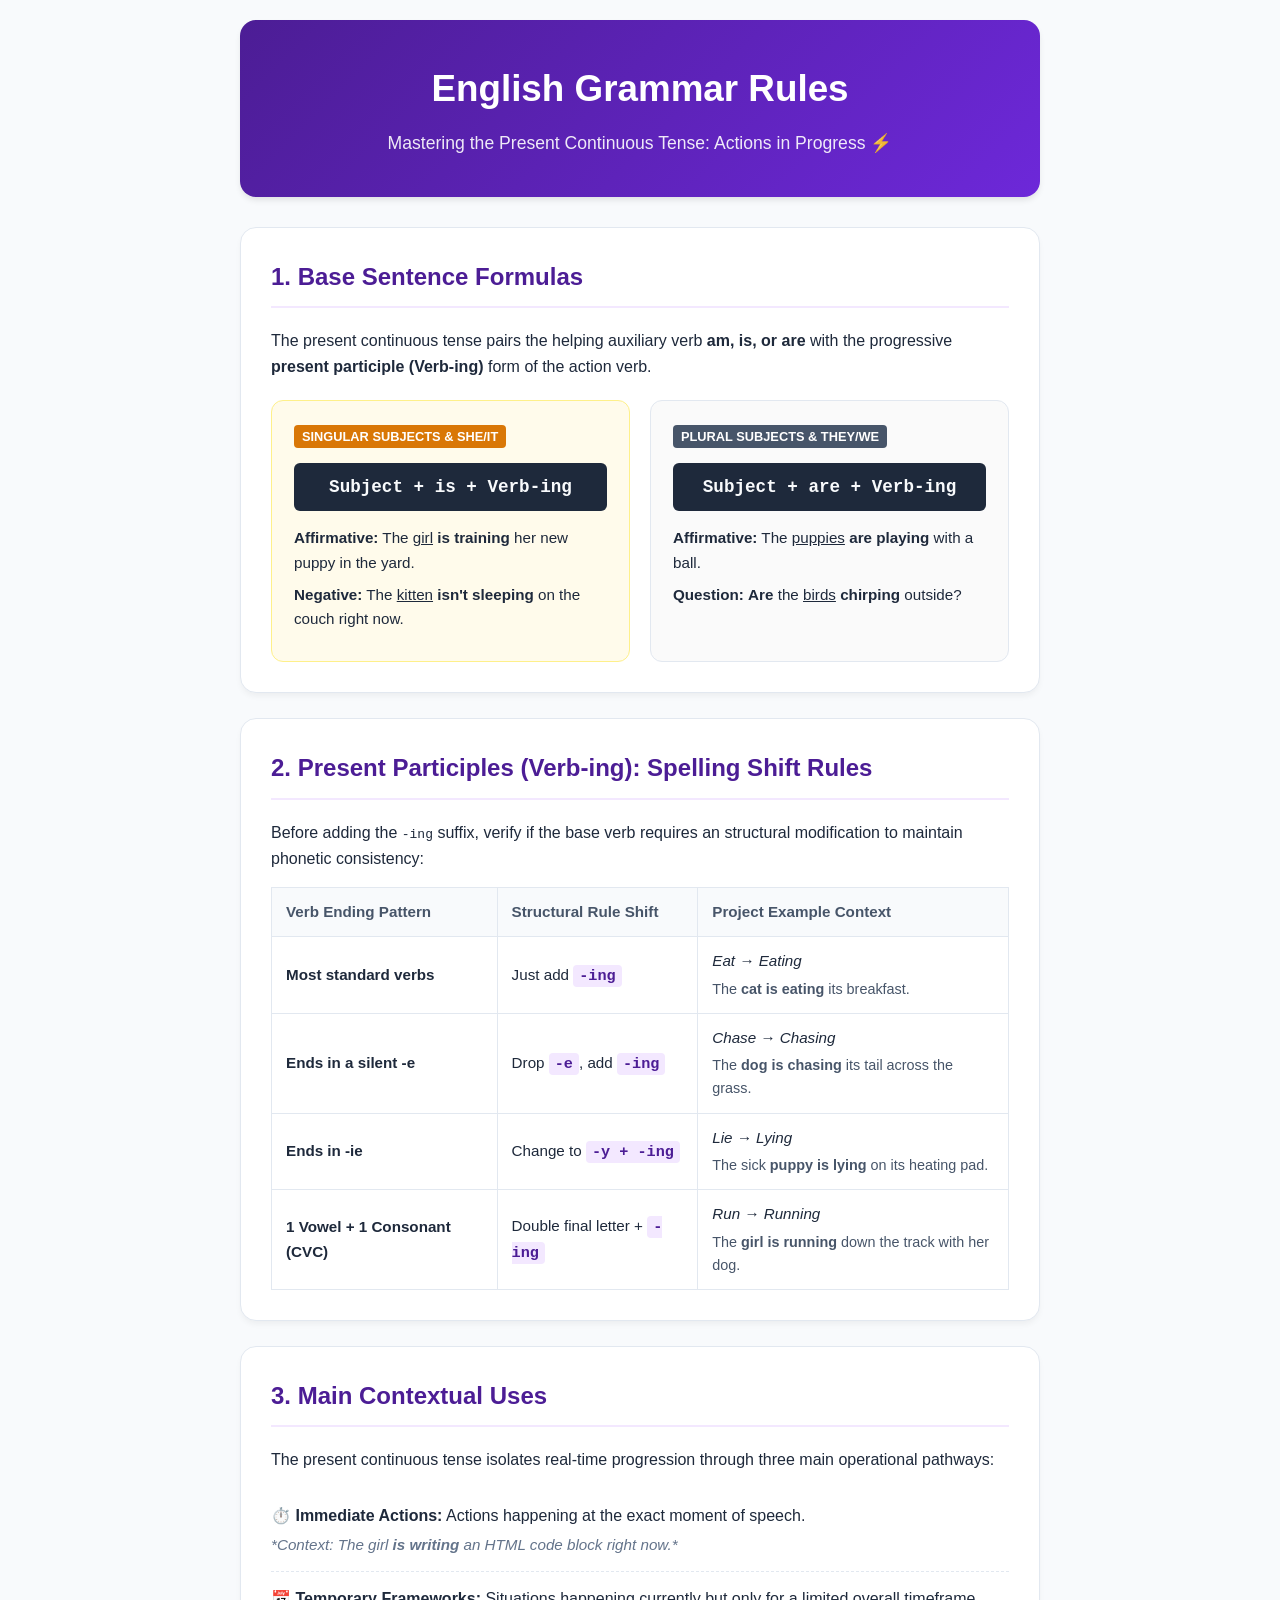
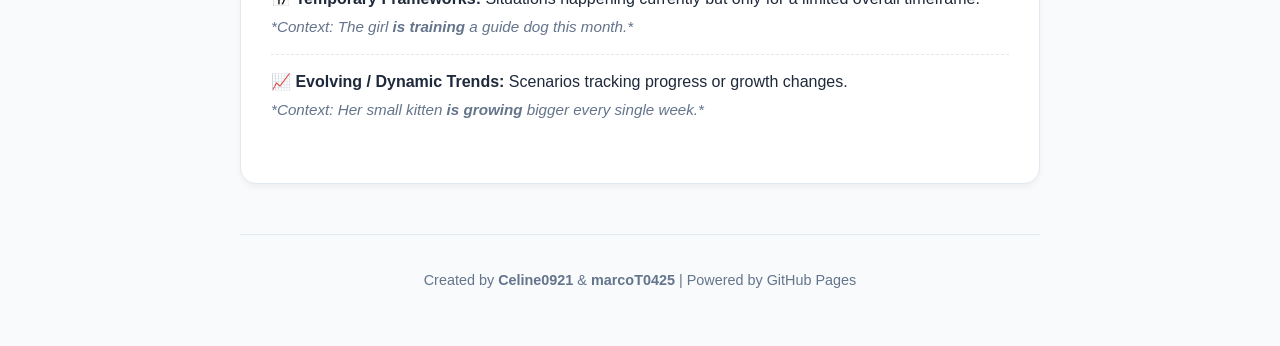
<file: Past continuous tense/index.html>
<!DOCTYPE html>
<html lang="en">
<head>
    <meta charset="UTF-8">
    <meta name="viewport" content="width=device-width, initial-scale=1.0">
    <title>English Grammar Guide: Present Continuous Tense</title>
    <link rel="stylesheet" href="style.css">
</head>
<body class="theme-grammar-page">

<div class="container">

    <header class="theme-purple">
        <h1>English Grammar Rules</h1>
        <p class="subtitle">Mastering the Present Continuous Tense: Actions in Progress ⚡</p>
    </header>

    <div class="card">
        <h2>1. Base Sentence Formulas</h2>
        <p>The present continuous tense pairs the helping auxiliary verb <strong>am, is, or are</strong> with the progressive <strong>present participle (Verb-ing)</strong> form of the action verb.</p>
        
        <div class="split-layout">
            <div class="split-column formula-container highlighted-column">
                <span class="formula-badge badge-singular">Singular Subjects & She/It</span>
                <div class="syntax-box">Subject + is + Verb-ing</div>
                <p class="example-text"><strong>Affirmative:</strong> The <u>girl</u> <strong>is training</strong> her new puppy in the yard.</p>
                <p class="example-text"><strong>Negative:</strong> The <u>kitten</u> <strong>isn't sleeping</strong> on the couch right now.</p>
            </div>
            
            <div class="split-column formula-container">
                <span class="formula-badge badge-plural">Plural Subjects & They/We</span>
                <div class="syntax-box">Subject + are + Verb-ing</div>
                <p class="example-text"><strong>Affirmative:</strong> The <u>puppies</u> <strong>are playing</strong> with a ball.</p>
                <p class="example-text"><strong>Question:</strong> <strong>Are</strong> the <u>birds</u> <strong>chirping</strong> outside?</p>
            </div>
        </div>
    </div>

    <div class="card">
        <h2>2. Present Participles (Verb-ing): Spelling Shift Rules</h2>
        <p>Before adding the <code>-ing</code> suffix, verify if the base verb requires an structural modification to maintain phonetic consistency:</p>
        
        <table>
            <thead>
                <tr>
                    <th>Verb Ending Pattern</th>
                    <th>Structural Rule Shift</th>
                    <th>Project Example Context</th>
                </tr>
            </thead>
            <tbody>
                <tr>
                    <td><strong>Most standard verbs</strong></td>
                    <td>Just add <span class="syntax-suffix">-ing</span></td>
                    <td><em>Eat &rarr; Eating</em><br><span class="table-example">The <strong>cat is eating</strong> its breakfast.</span></td>
                </tr>
                <tr>
                    <td><strong>Ends in a silent -e</strong></td>
                    <td>Drop <span class="syntax-suffix">-e</span>, add <span class="syntax-suffix">-ing</span></td>
                    <td><em>Chase &rarr; Chasing</em><br><span class="table-example">The <strong>dog is chasing</strong> its tail across the grass.</span></td>
                </tr>
                <tr>
                    <td><strong>Ends in -ie</strong></td>
                    <td>Change to <span class="syntax-suffix">-y + -ing</span></td>
                    <td><em>Lie &rarr; Lying</em><br><span class="table-example">The sick <strong>puppy is lying</strong> on its heating pad.</span></td>
                </tr>
                <tr>
                    <td><strong>1 Vowel + 1 Consonant (CVC)</strong></td>
                    <td>Double final letter + <span class="syntax-suffix">-ing</span></td>
                    <td><em>Run &rarr; Running</em><br><span class="table-example">The <strong>girl is running</strong> down the track with her dog.</span></td>
                </tr>
            </tbody>
        </table>
    </div>

    <div class="card">
        <h2>3. Main Contextual Uses</h2>
        <p>The present continuous tense isolates real-time progression through three main operational pathways:</p>
        
        <ul class="usage-block-list">
            <li>
                <strong>⏱️ Immediate Actions:</strong> 
                Actions happening at the exact moment of speech.
                <p class="context-example"><em>*Context: The girl <strong>is writing</strong> an HTML code block right now.*</em></p>
            </li>
            <li>
                <strong>📅 Temporary Frameworks:</strong> 
                Situations happening currently but only for a limited overall timeframe.
                <p class="context-example"><em>*Context: The girl <strong>is training</strong> a guide dog this month.*</em></p>
            </li>
            <li>
                <strong>📈 Evolving / Dynamic Trends:</strong> 
                Scenarios tracking progress or growth changes.
                <p class="context-example"><em>*Context: Her small kitten <strong>is growing</strong> bigger every single week.*</em></p>
            </li>
        </ul>
    </div>

    <footer>
        <p>Created by <strong>Celine0921</strong> & <strong>marcoT0425</strong> | Powered by GitHub Pages</p>
    </footer>

</div>

</body>
</html>
</file>
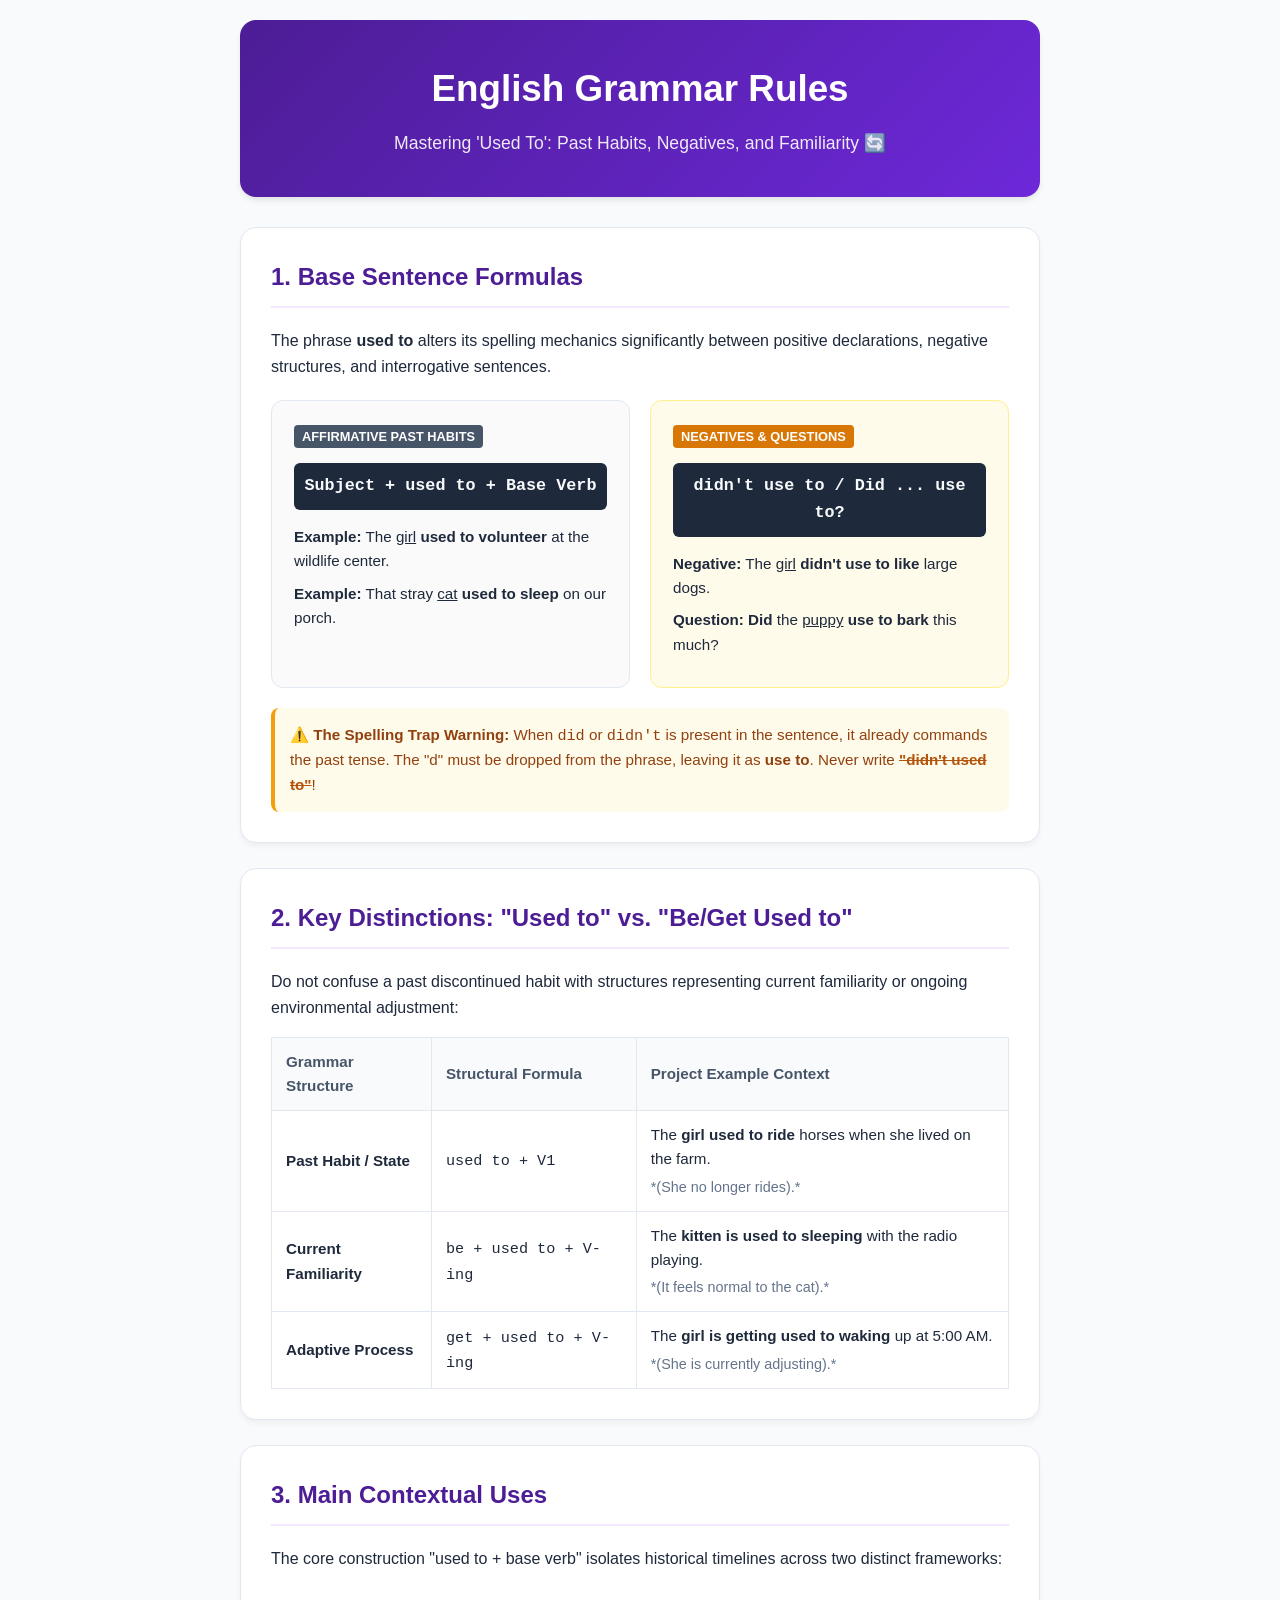
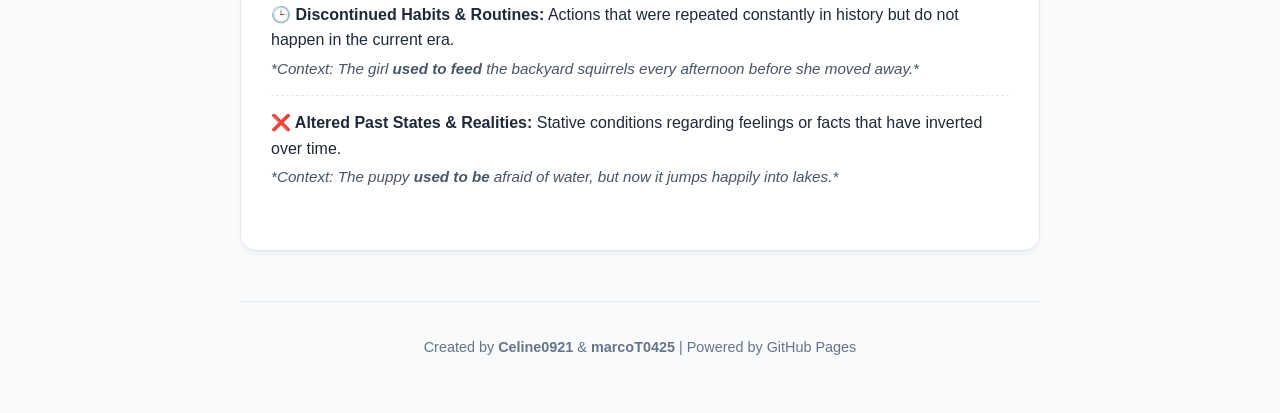
<file: The use of ‘used to’/index.html>
<!DOCTYPE html>
<html lang="en">
<head>
    <meta charset="UTF-8">
    <meta name="viewport" content="width=device-width, initial-scale=1.0">
    <title>English Grammar Guide: Mastering 'Used To'</title>
    <link rel="stylesheet" href="style.css">
</head>
<body class="theme-grammar-page">

<div class="container">

    <header class="theme-purple">
        <h1>English Grammar Rules</h1>
        <p class="subtitle">Mastering 'Used To': Past Habits, Negatives, and Familiarity 🔄</p>
    </header>

    <div class="card">
        <h2>1. Base Sentence Formulas</h2>
        <p>The phrase <strong>used to</strong> alters its spelling mechanics significantly between positive declarations, negative structures, and interrogative sentences.</p>
        
        <div class="split-layout">
            <div class="split-column formula-container">
                <span class="formula-badge badge-plural">Affirmative Past Habits</span>
                <div class="syntax-box">Subject + used to + Base Verb</div>
                <p class="example-text"><strong>Example:</strong> The <u>girl</u> <strong>used to volunteer</strong> at the wildlife center.</p>
                <p class="example-text"><strong>Example:</strong> That stray <u>cat</u> <strong>used to sleep</strong> on our porch.</p>
            </div>
            
            <div class="split-column formula-container highlighted-column">
                <span class="formula-badge badge-singular">Negatives & Questions</span>
                <div class="syntax-box">didn't use to / Did ... use to?</div>
                <p class="example-text"><strong>Negative:</strong> The <u>girl</u> <strong>didn't use to like</strong> large dogs.</p>
                <p class="example-text"><strong>Question:</strong> <strong>Did</strong> the <u>puppy</u> <strong>use to bark</strong> this much?</p>
            </div>
        </div>

        <div class="alert-box">
            <strong>⚠️ The Spelling Trap Warning:</strong> When <code>did</code> or <code>didn't</code> is present in the sentence, it already commands the past tense. The "d" must be dropped from the phrase, leaving it as <strong>use to</strong>. Never write <span class="error-strike">"didn't used to"</span>!
        </div>
    </div>

    <div class="card">
        <h2>2. Key Distinctions: "Used to" vs. "Be/Get Used to"</h2>
        <p>Do not confuse a past discontinued habit with structures representing current familiarity or ongoing environmental adjustment:</p>
        
        <table>
            <thead>
                <tr>
                    <th>Grammar Structure</th>
                    <th>Structural Formula</th>
                    <th>Project Example Context</th>
                </tr>
            </thead>
            <tbody>
                <tr>
                    <td><strong>Past Habit / State</strong></td>
                    <td><code>used to + V1</code></td>
                    <td>The <strong>girl used to ride</strong> horses when she lived on the farm. <span class="table-example">*(She no longer rides).*</span></td>
                </tr>
                <tr>
                    <td><strong>Current Familiarity</strong></td>
                    <td><code>be + used to + V-ing</code></td>
                    <td>The <strong>kitten is used to sleeping</strong> with the radio playing. <span class="table-example">*(It feels normal to the cat).*</span></td>
                </tr>
                <tr>
                    <td><strong>Adaptive Process</strong></td>
                    <td><code>get + used to + V-ing</code></td>
                    <td>The <strong>girl is getting used to waking</strong> up at 5:00 AM. <span class="table-example">*(She is currently adjusting).*</span></td>
                </tr>
            </tbody>
        </table>
    </div>

    <div class="card">
        <h2>3. Main Contextual Uses</h2>
        <p>The core construction "used to + base verb" isolates historical timelines across two distinct frameworks:</p>
        
        <ul class="usage-block-list">
            <li>
                <strong>🕒 Discontinued Habits & Routines:</strong> 
                Actions that were repeated constantly in history but do not happen in the current era.
                <p class="context-example"><em>*Context: The girl <strong>used to feed</strong> the backyard squirrels every afternoon before she moved away.*</em></p>
            </li>
            <li>
                <strong>❌ Altered Past States & Realities:</strong> 
                Stative conditions regarding feelings or facts that have inverted over time.
                <p class="context-example"><em>*Context: The puppy <strong>used to be</strong> afraid of water, but now it jumps happily into lakes.*</em></p>
            </li>
        </ul>
    </div>

    <footer>
        <p>Created by <strong>Celine0921</strong> & <strong>marcoT0425</strong> | Powered by GitHub Pages</p>
    </footer>

</div>

</body>
</html>
</file>
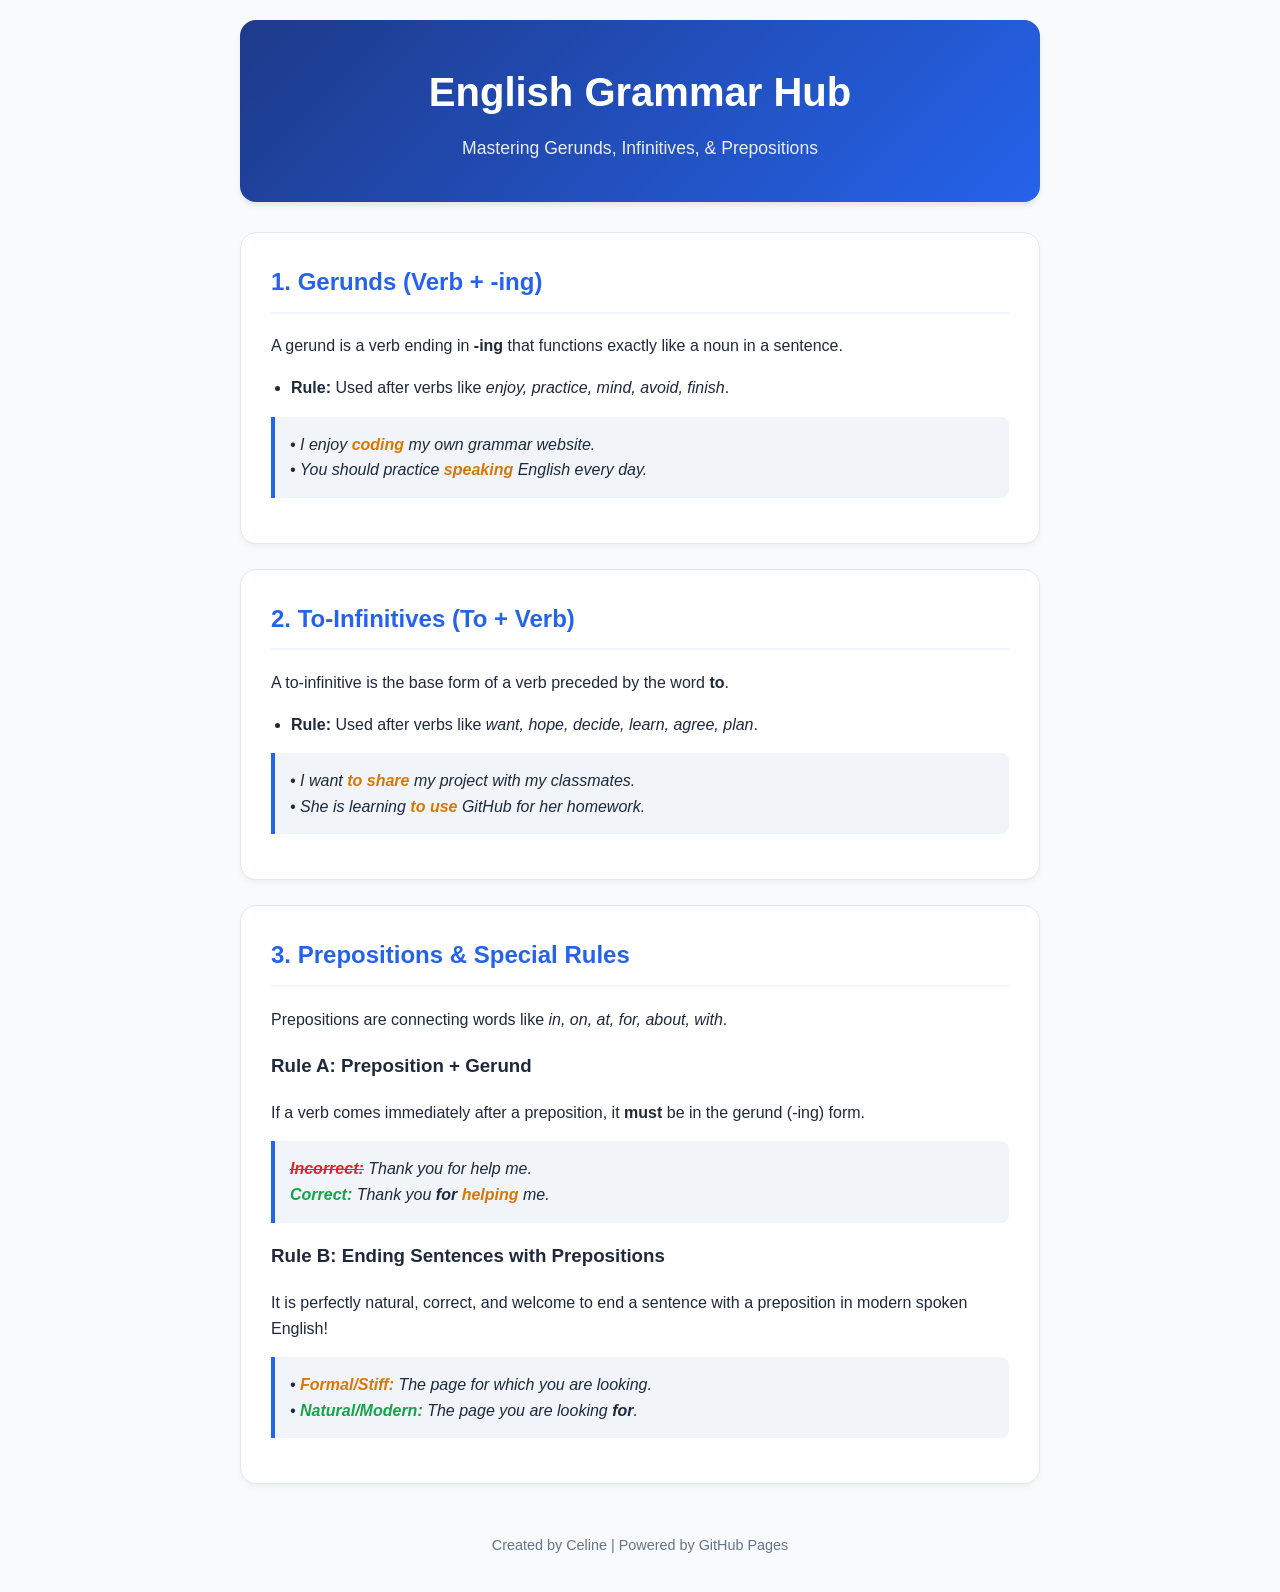
<file: Gerunds, to-infinitives and prepositions/Gerunds, to-infinitives and prepositions.html>
<!DOCTYPE html>
<html lang="en">
<head>
    <meta charset="UTF-8">
    <meta name="viewport" content="width=device-width, initial-scale=1.0">
    <title>English Grammar Hub</title>
    <style>
        :root {
            --primary: #2563eb;
            --bg: #f8fafc;
            --card-bg: #ffffff;
            --text: #1e293b;
            --accent: #0f172a;
        }

        body {
            font-family: -apple-system, BlinkMacSystemFont, "Segoe UI", Roboto, sans-serif;
            background-color: var(--bg);
            color: var(--text);
            line-height: 1.6;
            margin: 0;
            padding: 20px;
        }

        .container {
            max-width: 800px;
            margin: 0 auto;
        }

        header {
            text-align: center;
            padding: 40px 0;
            background: linear-gradient(135deg, #1e3a8a, #2563eb);
            color: white;
            border-radius: 16px;
            margin-bottom: 30px;
            box-shadow: 0 4px 6px -1px rgba(0, 0, 0, 0.1);
        }

        h1 { margin: 0; font-size: 2.5rem; }
        p.subtitle { margin: 10px 0 0 0; opacity: 0.9; font-size: 1.1rem; }

        .card {
            background: var(--card-bg);
            padding: 30px;
            border-radius: 16px;
            margin-bottom: 25px;
            box-shadow: 0 4px 6px -1px rgba(0, 0, 0, 0.05);
            border: 1px solid #e2e8f0;
        }

        h2 {
            color: var(--primary);
            margin-top: 0;
            border-bottom: 2px solid #eff6ff;
            padding-bottom: 10px;
        }

        ul { padding-left: 20px; }
        li { margin-bottom: 10px; }

        .example-box {
            background-color: #f1f5f9;
            border-left: 4px solid var(--primary);
            padding: 15px;
            border-radius: 0 8px 8px 0;
            margin: 15px 0;
            font-style: italic;
        }

        .highlight {
            color: #d97706;
            font-weight: bold;
        }

        .correct { color: #16a34a; font-weight: bold; }
        .incorrect { color: #dc2626; font-weight: bold; text-decoration: line-through; }

        footer {
            text-align: center;
            margin-top: 50px;
            color: #64748b;
            font-size: 0.9rem;
        }
    </style>
</head>
<body>

<div class="container">

    <header>
        <h1>English Grammar Hub</h1>
        <p class="subtitle">Mastering Gerunds, Infinitives, & Prepositions</p>
    </header>

    <!-- SECTION 1: GERUNDS -->
    <div class="card">
        <h2>1. Gerunds (Verb + -ing)</h2>
        <p>A gerund is a verb ending in <strong>-ing</strong> that functions exactly like a noun in a sentence.</p>
        <ul>
            <li><strong>Rule:</strong> Used after verbs like <em>enjoy, practice, mind, avoid, finish</em>.</li>
        </ul>
        <div class="example-box">
            • I enjoy <span class="highlight">coding</span> my own grammar website.<br>
            • You should practice <span class="highlight">speaking</span> English every day.
        </div>
    </div>

    <!-- SECTION 2: INFINITIVES -->
    <div class="card">
        <h2>2. To-Infinitives (To + Verb)</h2>
        <p>A to-infinitive is the base form of a verb preceded by the word <strong>to</strong>.</p>
        <ul>
            <li><strong>Rule:</strong> Used after verbs like <em>want, hope, decide, learn, agree, plan</em>.</li>
        </ul>
        <div class="example-box">
            • I want <span class="highlight">to share</span> my project with my classmates.<br>
            • She is learning <span class="highlight">to use</span> GitHub for her homework.
        </div>
    </div>

    <!-- SECTION 3: PREPOSITIONS -->
    <div class="card">
        <h2>3. Prepositions & Special Rules</h2>
        <p>Prepositions are connecting words like <em>in, on, at, for, about, with</em>.</p>
        
        <h3>Rule A: Preposition + Gerund</h3>
        <p>If a verb comes immediately after a preposition, it <strong>must</strong> be in the gerund (-ing) form.</p>
        <div class="example-box">
            <span class="incorrect">Incorrect:</span> Thank you for help me.<br>
            <span class="correct">Correct:</span> Thank you <strong>for</strong> <span class="highlight">helping</span> me.
        </div>

        <h3>Rule B: Ending Sentences with Prepositions</h3>
        <p>It is perfectly natural, correct, and welcome to end a sentence with a preposition in modern spoken English!</p>
        <div class="example-box">
            • <span class="highlight">Formal/Stiff:</span> The page for which you are looking.<br>
            • <span class="correct">Natural/Modern:</span> The page you are looking <strong>for</strong>.
        </div>
    </div>

    <footer>
        <p>Created by Celine | Powered by GitHub Pages</p>
    </footer>

</div>

</body>
</html>
</file>
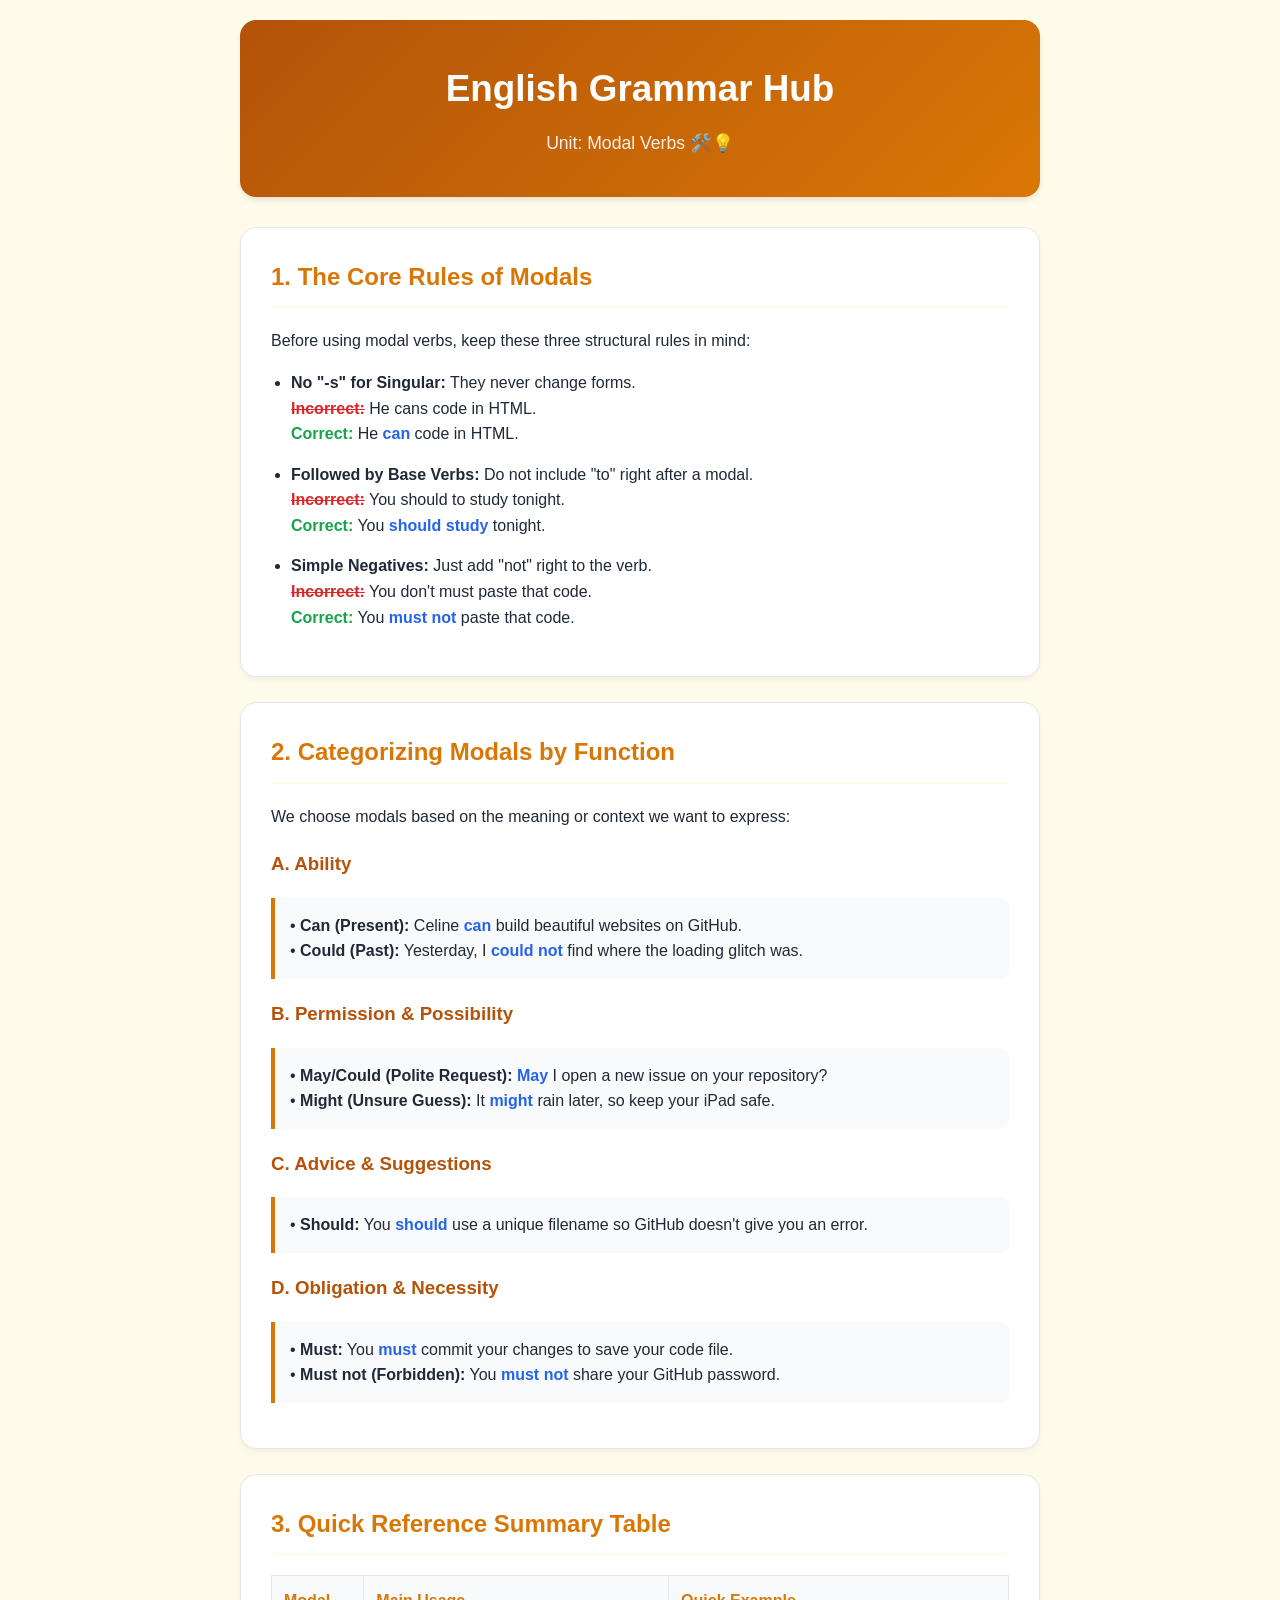
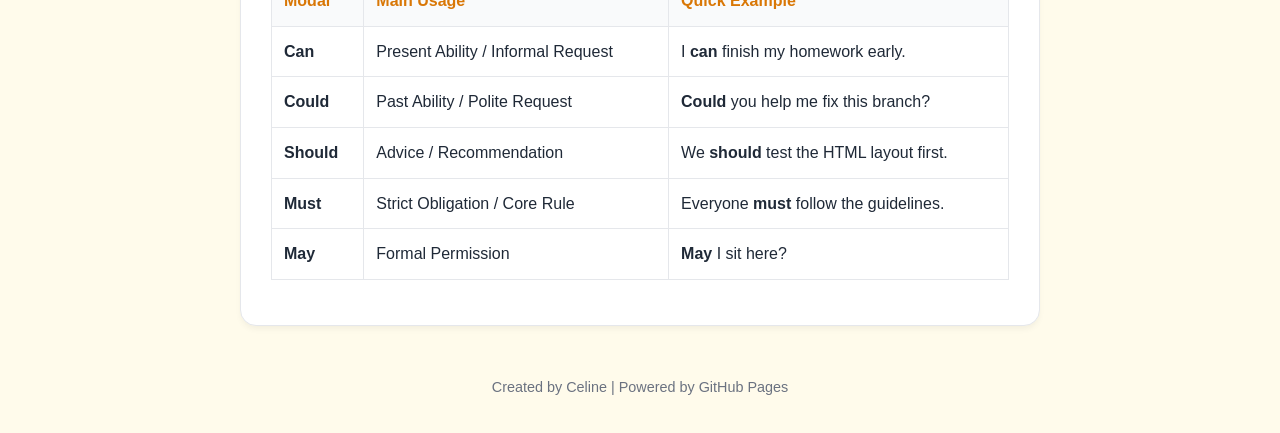
<file: Modals/Modals.html>
<!DOCTYPE html>
<html lang="en">
<head>
    <meta charset="UTF-8">
    <meta name="viewport" content="width=device-width, initial-scale=1.0">
    <title>Grammar Hub: Modal Verbs</title>
    <style>
        :root {
            --primary: #d97706; /* A vibrant amber orange for this unit */
            --bg: #fffbeb;
            --card-bg: #ffffff;
            --text: #1f2937;
        }

        body {
            font-family: "campton", -apple-system, BlinkMacSystemFont, "Segoe UI", Roboto, sans-serif;
            background-color: var(--bg);
            color: var(--text);
            line-height: 1.6;
            margin: 0;
            padding: 20px;
        }

        .container {
            max-width: 800px;
            margin: 0 auto;
        }

        header {
            text-align: center;
            padding: 40px 0;
            background: linear-gradient(135deg, #b45309, #d97706);
            color: white;
            border-radius: 16px;
            margin-bottom: 30px;
            box-shadow: 0 4px 6px -1px rgba(0, 0, 0, 0.1);
        }

        h1 { margin: 0; font-size: 2.3rem; }
        p.subtitle { margin: 10px 0 0 0; opacity: 0.9; font-size: 1.1rem; }

        .card {
            background: var(--card-bg);
            padding: 30px;
            border-radius: 16px;
            margin-bottom: 25px;
            box-shadow: 0 4px 6px -1px rgba(0, 0, 0, 0.05);
            border: 1px solid #e5e7eb;
        }

        h2 {
            color: var(--primary);
            margin-top: 0;
            border-bottom: 2px solid #fffbeb;
            padding-bottom: 10px;
        }

        h3 {
            color: #b45309;
            margin-top: 20px;
        }

        /* Table Styling */
        table {
            width: 100%;
            border-collapse: collapse;
            margin: 15px 0;
        }

        th, td {
            border: 1px solid #e5e7eb;
            padding: 12px;
            text-align: left;
        }

        th {
            background-color: #f9fafb;
            color: var(--primary);
        }

        ul { padding-left: 20px; }
        li { margin-bottom: 10px; }

        .example-box {
            background-color: #f9fafb;
            border-left: 4px solid var(--primary);
            padding: 15px;
            border-radius: 0 8px 8px 0;
            margin: 15px 0;
        }

        .highlight {
            color: #2563eb;
            font-weight: bold;
        }

        .correct { color: #16a34a; font-weight: bold; }
        .incorrect { color: #dc2626; font-weight: bold; text-decoration: line-through; }

        footer {
            text-align: center;
            margin-top: 50px;
            color: #6b7280;
            font-size: 0.9rem;
        }
    </style>
</head>
<body>

<div class="container">

    <header>
        <h1>English Grammar Hub</h1>
        <p class="subtitle">Unit: Modal Verbs 🛠️💡</p>
    </header>

    <!-- SECTION 1: CORE RULES -->
    <div class="card">
        <h2>1. The Core Rules of Modals</h2>
        <p>Before using modal verbs, keep these three structural rules in mind:</p>
        
        <ul>
            <li><strong>No "-s" for Singular:</strong> They never change forms. 
                <br><span class="incorrect">Incorrect:</span> He cans code in HTML.
                <br><span class="correct">Correct:</span> He <span class="highlight">can</span> code in HTML.
            </li>
            <li style="margin-top: 15px;"><strong>Followed by Base Verbs:</strong> Do not include "to" right after a modal.
                <br><span class="incorrect">Incorrect:</span> You should to study tonight.
                <br><span class="correct">Correct:</span> You <span class="highlight">should study</span> tonight.
            </li>
            <li style="margin-top: 15px;"><strong>Simple Negatives:</strong> Just add "not" right to the verb.
                <br><span class="incorrect">Incorrect:</span> You don't must paste that code.
                <br><span class="correct">Correct:</span> You <span class="highlight">must not</span> paste that code.
            </li>
        </ul>
    </div>

    <!-- SECTION 2: FUNCTIONAL CATEGORIES -->
    <div class="card">
        <h2>2. Categorizing Modals by Function</h2>
        <p>We choose modals based on the meaning or context we want to express:</p>
        
        <h3>A. Ability</h3>
        <div class="example-box">
            • <strong>Can (Present):</strong> Celine <span class="highlight">can</span> build beautiful websites on GitHub.<br>
            • <strong>Could (Past):</strong> Yesterday, I <span class="highlight">could not</span> find where the loading glitch was.
        </div>

        <h3>B. Permission & Possibility</h3>
        <div class="example-box">
            • <strong>May/Could (Polite Request):</strong> <span class="highlight">May</span> I open a new issue on your repository?<br>
            • <strong>Might (Unsure Guess):</strong> It <span class="highlight">might</span> rain later, so keep your iPad safe.
        </div>

        <h3>C. Advice & Suggestions</h3>
        <div class="example-box">
            • <strong>Should:</strong> You <span class="highlight">should</span> use a unique filename so GitHub doesn't give you an error.
        </div>

        <h3>D. Obligation & Necessity</h3>
        <div class="example-box">
            • <strong>Must:</strong> You <span class="highlight">must</span> commit your changes to save your code file.<br>
            • <strong>Must not (Forbidden):</strong> You <span class="highlight">must not</span> share your GitHub password.
        </div>
    </div>

    <!-- SECTION 3: SUMMARY TABLE -->
    <div class="card">
        <h2>3. Quick Reference Summary Table</h2>
        <table>
            <thead>
                <tr>
                    <th>Modal</th>
                    <th>Main Usage</th>
                    <th>Quick Example</th>
                </tr>
            </thead>
            <tbody>
                <tr>
                    <td><strong>Can</strong></td>
                    <td>Present Ability / Informal Request</td>
                    <td>I <strong>can</strong> finish my homework early.</td>
                </tr>
                <tr>
                    <td><strong>Could</strong></td>
                    <td>Past Ability / Polite Request</td>
                    <td><strong>Could</strong> you help me fix this branch?</td>
                </tr>
                <tr>
                    <td><strong>Should</strong></td>
                    <td>Advice / Recommendation</td>
                    <td>We <strong>should</strong> test the HTML layout first.</td>
                </tr>
                <tr>
                    <td><strong>Must</strong></td>
                    <td>Strict Obligation / Core Rule</td>
                    <td>Everyone <strong>must</strong> follow the guidelines.</td>
                </tr>
                <tr>
                    <td><strong>May</strong></td>
                    <td>Formal Permission</td>
                    <td><strong>May</strong> I sit here?</td>
                </tr>
            </tbody>
        </table>
    </div>

    <footer>
        <p>Created by Celine | Powered by GitHub Pages</p>
    </footer>

</div>

</body>
</html>
</file>
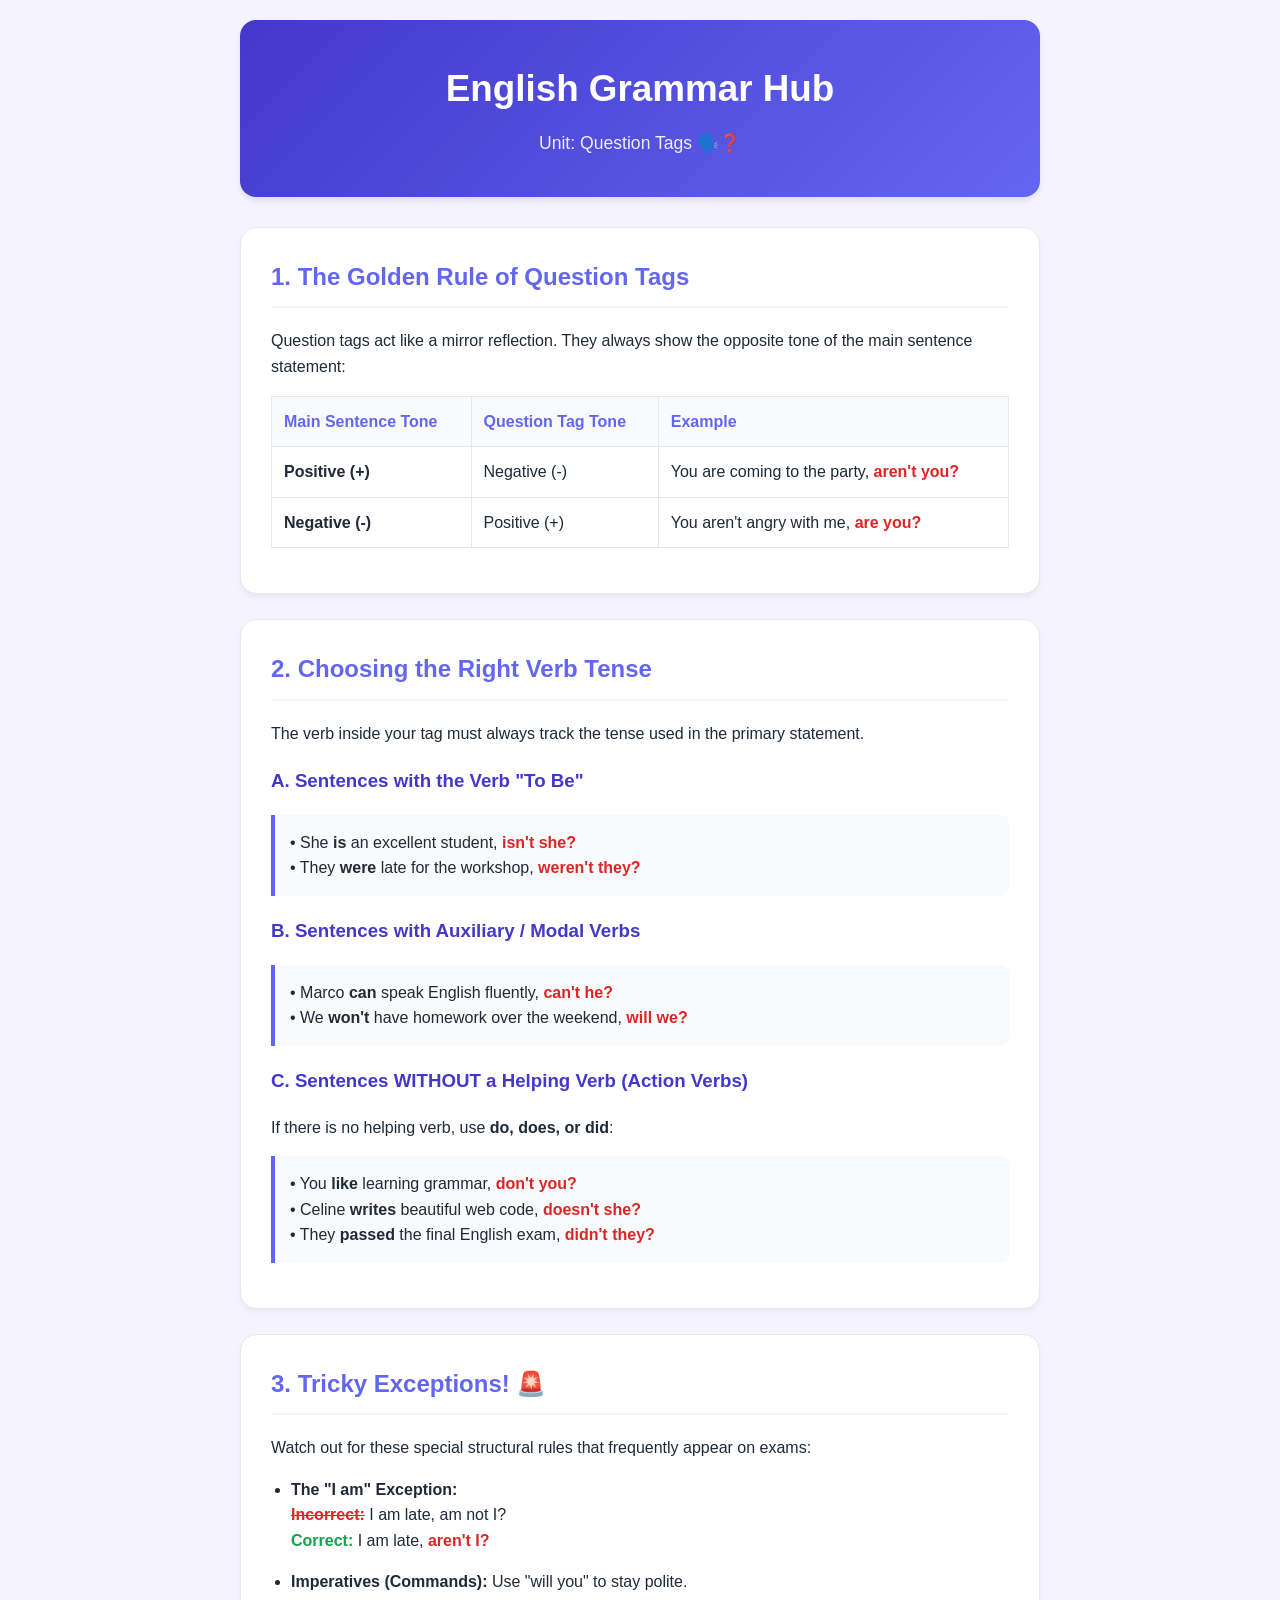
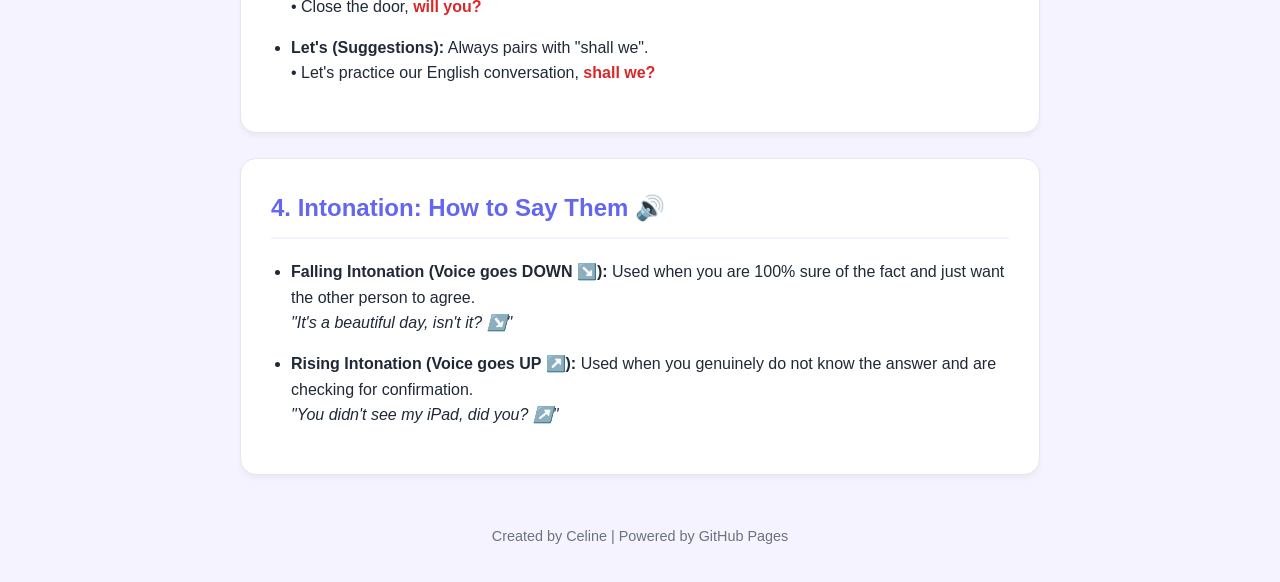
<file: Question tags/Question tags.html>
<!DOCTYPE html>
<html lang="en">
<head>
    <meta charset="UTF-8">
    <meta name="viewport" content="width=device-width, initial-scale=1.0">
    <title>Grammar Hub: Question Tags</title>
    <style>
        :root {
            --primary: #6366f1; /* A sleek indigo purple for this unit */
            --bg: #f5f3ff;
            --card-bg: #ffffff;
            --text: #1f2937;
        }

        body {
            font-family: "campton", -apple-system, BlinkMacSystemFont, "Segoe UI", Roboto, sans-serif;
            background-color: var(--bg);
            color: var(--text);
            line-height: 1.6;
            margin: 0;
            padding: 20px;
        }

        .container {
            max-width: 800px;
            margin: 0 auto;
        }

        header {
            text-align: center;
            padding: 40px 0;
            background: linear-gradient(135deg, #4338ca, #6366f1);
            color: white;
            border-radius: 16px;
            margin-bottom: 30px;
            box-shadow: 0 4px 6px -1px rgba(0, 0, 0, 0.1);
        }

        h1 { margin: 0; font-size: 2.3rem; }
        p.subtitle { margin: 10px 0 0 0; opacity: 0.9; font-size: 1.1rem; }

        .card {
            background: var(--card-bg);
            padding: 30px;
            border-radius: 16px;
            margin-bottom: 25px;
            box-shadow: 0 4px 6px -1px rgba(0, 0, 0, 0.05);
            border: 1px solid #e5e7eb;
        }

        h2 {
            color: var(--primary);
            margin-top: 0;
            border-bottom: 2px solid #f5f3ff;
            padding-bottom: 10px;
        }

        h3 {
            color: #4338ca;
            margin-top: 20px;
        }

        /* Table Styling */
        table {
            width: 100%;
            border-collapse: collapse;
            margin: 15px 0;
        }

        th, td {
            border: 1px solid #e5e7eb;
            padding: 12px;
            text-align: left;
        }

        th {
            background-color: #f9fafb;
            color: var(--primary);
        }

        ul { padding-left: 20px; }
        li { margin-bottom: 10px; }

        .example-box {
            background-color: #f9fafb;
            border-left: 4px solid var(--primary);
            padding: 15px;
            border-radius: 0 8px 8px 0;
            margin: 15px 0;
        }

        .highlight {
            color: #dc2626;
            font-weight: bold;
        }

        .correct { color: #16a34a; font-weight: bold; }
        .incorrect { color: #dc2626; font-weight: bold; text-decoration: line-through; }

        footer {
            text-align: center;
            margin-top: 50px;
            color: #6b7280;
            font-size: 0.9rem;
        }
    </style>
</head>
<body>

<div class="container">

    <header>
        <h1>English Grammar Hub</h1>
        <p class="subtitle">Unit: Question Tags 🗣️❓</p>
    </header>

    <!-- SECTION 1: THE GOLDEN RULE -->
    <div class="card">
        <h2>1. The Golden Rule of Question Tags</h2>
        <p>Question tags act like a mirror reflection. They always show the opposite tone of the main sentence statement:</p>
        
        <table>
            <thead>
                <tr>
                    <th>Main Sentence Tone</th>
                    <th>Question Tag Tone</th>
                    <th>Example</th>
                </tr>
            </thead>
            <tbody>
                <tr>
                    <td><strong>Positive (+)</strong></td>
                    <td>Negative (-)</td>
                    <td>You are coming to the party, <span class="highlight">aren't you?</span></td>
                </tr>
                <tr>
                    <td><strong>Negative (-)</strong></td>
                    <td>Positive (+)</td>
                    <td>You aren't angry with me, <span class="highlight">are you?</span></td>
                </tr>
            </tbody>
        </table>
    </div>

    <!-- SECTION 2: VERB TENSES -->
    <div class="card">
        <h2>2. Choosing the Right Verb Tense</h2>
        <p>The verb inside your tag must always track the tense used in the primary statement.</p>
        
        <h3>A. Sentences with the Verb "To Be"</h3>
        <div class="example-box">
            • She <strong>is</strong> an excellent student, <span class="highlight">isn't she?</span><br>
            • They <strong>were</strong> late for the workshop, <span class="highlight">weren't they?</span>
        </div>

        <h3>B. Sentences with Auxiliary / Modal Verbs</h3>
        <div class="example-box">
            • Marco <strong>can</strong> speak English fluently, <span class="highlight">can't he?</span><br>
            • We <strong>won't</strong> have homework over the weekend, <span class="highlight">will we?</span>
        </div>

        <h3>C. Sentences WITHOUT a Helping Verb (Action Verbs)</h3>
        <p>If there is no helping verb, use <strong>do, does, or did</strong>:</p>
        <div class="example-box">
            • You <strong>like</strong> learning grammar, <span class="highlight">don't you?</span><br>
            • Celine <strong>writes</strong> beautiful web code, <span class="highlight">doesn't she?</span><br>
            • They <strong>passed</strong> the final English exam, <span class="highlight">didn't they?</span>
        </div>
    </div>

    <!-- SECTION 3: TRICKY EXCEPTIONS -->
    <div class="card">
        <h2>3. Tricky Exceptions! 🚨</h2>
        <p>Watch out for these special structural rules that frequently appear on exams:</p>
        
        <ul>
            <li><strong>The "I am" Exception:</strong> 
                <br><span class="incorrect">Incorrect:</span> I am late, am not I? 
                <br><span class="correct">Correct:</span> I am late, <span class="highlight">aren't I?</span>
            </li>
            <li style="margin-top: 15px;"><strong>Imperatives (Commands):</strong> Use "will you" to stay polite.
                <br>• Close the door, <span class="highlight">will you?</span>
            </li>
            <li style="margin-top: 15px;"><strong>Let's (Suggestions):</strong> Always pairs with "shall we".
                <br>• Let's practice our English conversation, <span class="highlight">shall we?</span>
            </li>
        </ul>
    </div>

    <!-- SECTION 4: INTONATION -->
    <div class="card">
        <h2>4. Intonation: How to Say Them 🔊</h2>
        <ul>
            <li><strong>Falling Intonation (Voice goes DOWN ↘️):</strong> Used when you are 100% sure of the fact and just want the other person to agree.
                <br><em>"It's a beautiful day, isn't it? ↘️"</em>
            </li>
            <li style="margin-top: 15px;"><strong>Rising Intonation (Voice goes UP ↗️):</strong> Used when you genuinely do not know the answer and are checking for confirmation.
                <br><em>"You didn't see my iPad, did you? ↗️"</em>
            </li>
        </ul>
    </div>

    <footer>
        <p>Created by Celine | Powered by GitHub Pages</p>
    </footer>

</div>

</body>
</html>
</file>
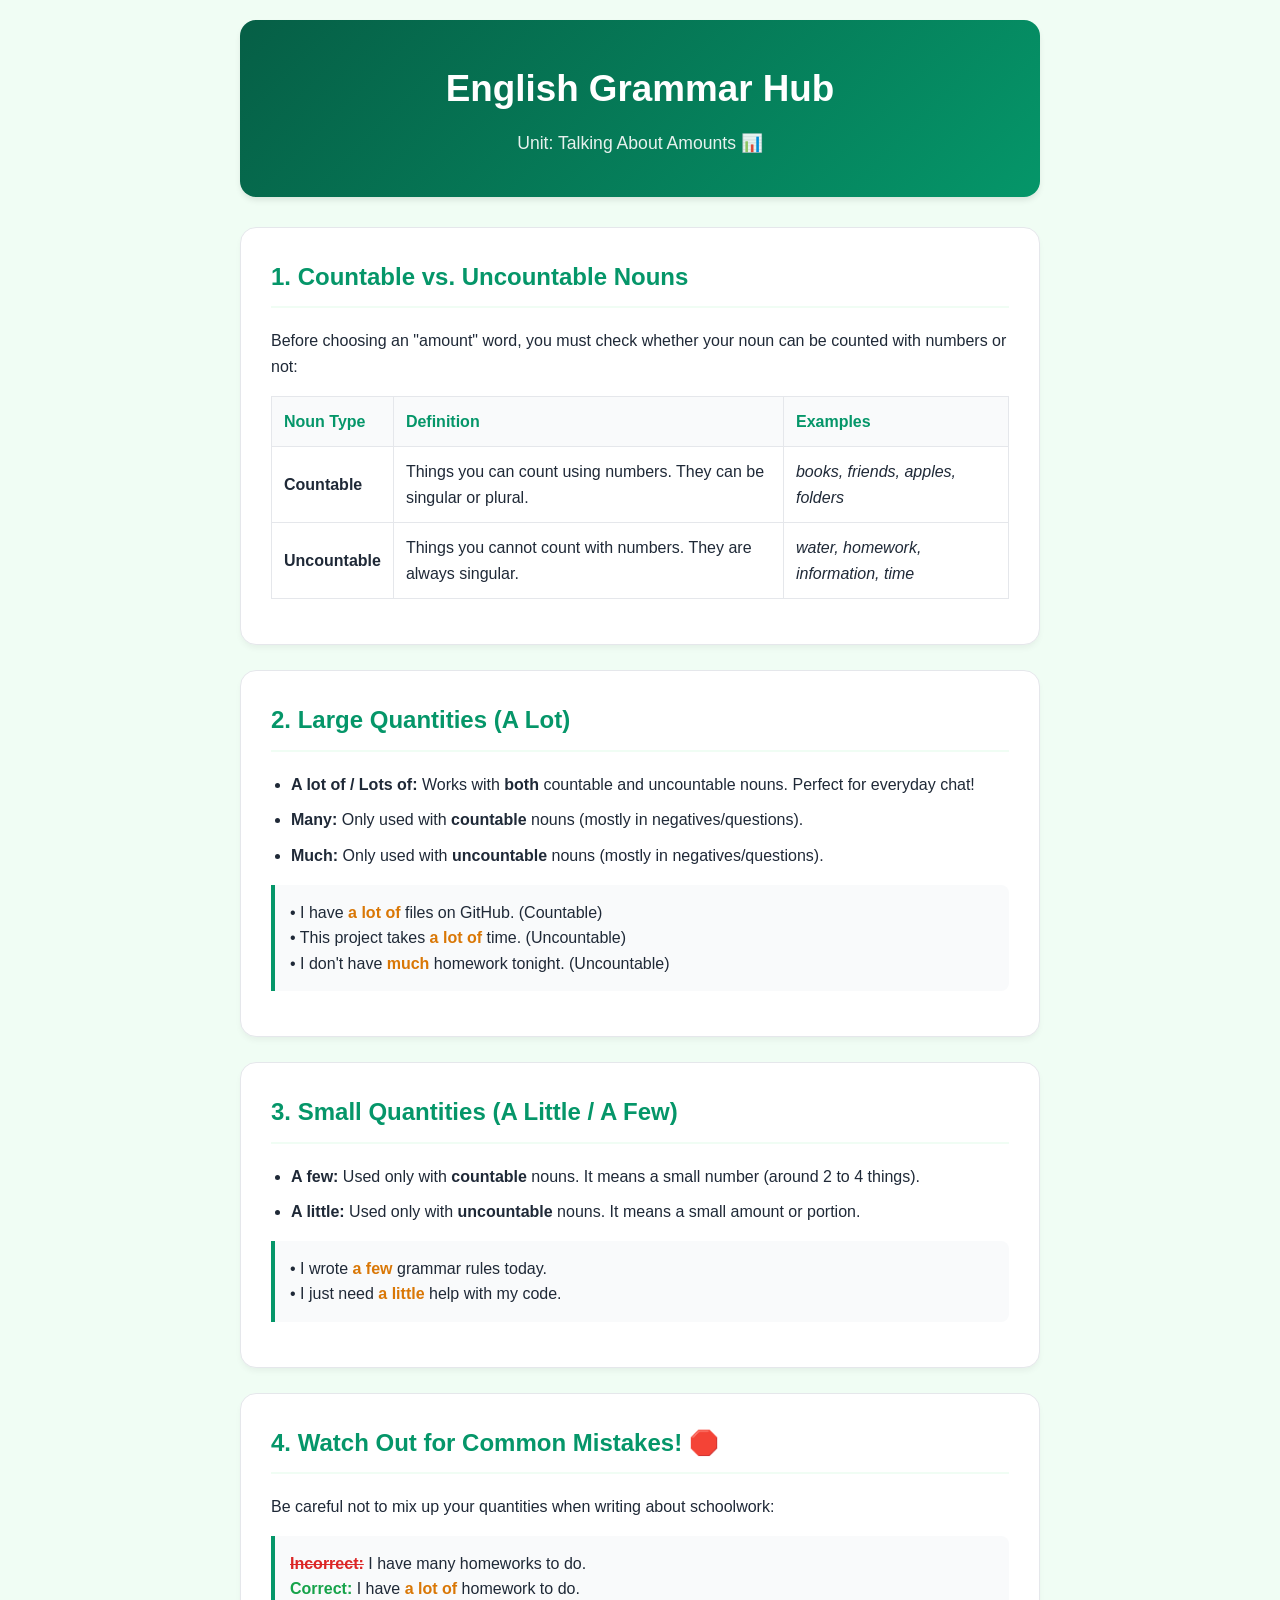
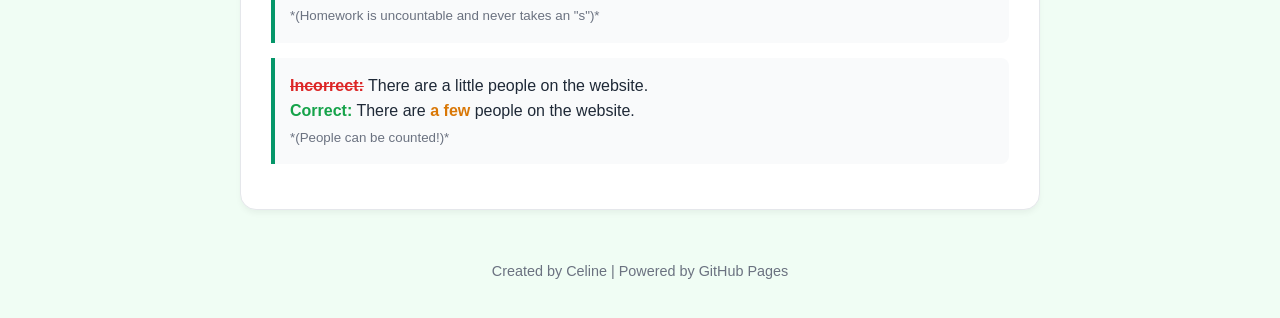
<file: Talking about amounts/Talking about amounts.html>
<!DOCTYPE html>
<html lang="en">
<head>
    <meta charset="UTF-8">
    <meta name="viewport" content="width=device-width, initial-scale=1.0">
    <title>Grammar Hub: Talking About Amounts</title>
    <style>
        :root {
            --primary: #059669; /* A fresh emerald green for this unit */
            --bg: #f0fdf4;
            --card-bg: #ffffff;
            --text: #1f2937;
        }

        body {
            font-family: "campton", -apple-system, BlinkMacSystemFont, "Segoe UI", Roboto, sans-serif;
            background-color: var(--bg);
            color: var(--text);
            line-height: 1.6;
            margin: 0;
            padding: 20px;
        }

        .container {
            max-width: 800px;
            margin: 0 auto;
        }

        header {
            text-align: center;
            padding: 40px 0;
            background: linear-gradient(135deg, #065f46, #059669);
            color: white;
            border-radius: 16px;
            margin-bottom: 30px;
            box-shadow: 0 4px 6px -1px rgba(0, 0, 0, 0.1);
        }

        h1 { margin: 0; font-size: 2.3rem; }
        p.subtitle { margin: 10px 0 0 0; opacity: 0.9; font-size: 1.1rem; }

        .card {
            background: var(--card-bg);
            padding: 30px;
            border-radius: 16px;
            margin-bottom: 25px;
            box-shadow: 0 4px 6px -1px rgba(0, 0, 0, 0.05);
            border: 1px solid #e5e7eb;
        }

        h2 {
            color: var(--primary);
            margin-top: 0;
            border-bottom: 2px solid #f0fdf4;
            padding-bottom: 10px;
        }

        /* Table Styling */
        table {
            width: 100%;
            border-collapse: collapse;
            margin: 15px 0;
        }

        th, td {
            border: 1px solid #e5e7eb;
            padding: 12px;
            text-align: left;
        }

        th {
            background-color: #f9fafb;
            color: var(--primary);
        }

        ul { padding-left: 20px; }
        li { margin-bottom: 10px; }

        .example-box {
            background-color: #f9fafb;
            border-left: 4px solid var(--primary);
            padding: 15px;
            border-radius: 0 8px 8px 0;
            margin: 15px 0;
        }

        .highlight {
            color: #d97706;
            font-weight: bold;
        }

        .correct { color: #16a34a; font-weight: bold; }
        .incorrect { color: #dc2626; font-weight: bold; text-decoration: line-through; }

        footer {
            text-align: center;
            margin-top: 50px;
            color: #6b7280;
            font-size: 0.9rem;
        }
    </style>
</head>
<body>

<div class="container">

    <header>
        <h1>English Grammar Hub</h1>
        <p class="subtitle">Unit: Talking About Amounts 📊</p>
    </header>

    <!-- SECTION 1: COUNTABLE VS UNCOUNTABLE -->
    <div class="card">
        <h2>1. Countable vs. Uncountable Nouns</h2>
        <p>Before choosing an "amount" word, you must check whether your noun can be counted with numbers or not:</p>
        
        <table>
            <thead>
                <tr>
                    <th>Noun Type</th>
                    <th>Definition</th>
                    <th>Examples</th>
                </tr>
            </thead>
            <tbody>
                <tr>
                    <td><strong>Countable</strong></td>
                    <td>Things you can count using numbers. They can be singular or plural.</td>
                    <td><em>books, friends, apples, folders</em></td>
                </tr>
                <tr>
                    <td><strong>Uncountable</strong></td>
                    <td>Things you cannot count with numbers. They are always singular.</td>
                    <td><em>water, homework, information, time</em></td>
                </tr>
            </tbody>
        </table>
    </div>

    <!-- SECTION 2: LARGE QUANTITIES -->
    <div class="card">
        <h2>2. Large Quantities (A Lot)</h2>
        <ul>
            <li><strong>A lot of / Lots of:</strong> Works with <strong>both</strong> countable and uncountable nouns. Perfect for everyday chat!</li>
            <li><strong>Many:</strong> Only used with <strong>countable</strong> nouns (mostly in negatives/questions).</li>
            <li><strong>Much:</strong> Only used with <strong>uncountable</strong> nouns (mostly in negatives/questions).</li>
        </ul>
        <div class="example-box">
            • I have <span class="highlight">a lot of</span> files on GitHub. (Countable)<br>
            • This project takes <span class="highlight">a lot of</span> time. (Uncountable)<br>
            • I don't have <span class="highlight">much</span> homework tonight. (Uncountable)
        </div>
    </div>

    <!-- SECTION 3: SMALL QUANTITIES -->
    <div class="card">
        <h2>3. Small Quantities (A Little / A Few)</h2>
        <ul>
            <li><strong>A few:</strong> Used only with <strong>countable</strong> nouns. It means a small number (around 2 to 4 things).</li>
            <li><strong>A little:</strong> Used only with <strong>uncountable</strong> nouns. It means a small amount or portion.</li>
        </ul>
        <div class="example-box">
            • I wrote <span class="highlight">a few</span> grammar rules today.<br>
            • I just need <span class="highlight">a little</span> help with my code.
        </div>
    </div>

    <!-- SECTION 4: COMMON MISTAKES -->
    <div class="card">
        <h2>4. Watch Out for Common Mistakes! 🛑</h2>
        <p>Be careful not to mix up your quantities when writing about schoolwork:</p>
        <div class="example-box">
            <span class="incorrect">Incorrect:</span> I have many homeworks to do.<br>
            <span class="correct">Correct:</span> I have <span class="highlight">a lot of</span> homework to do.<br>
            <small style="color: #6b7280;">*(Homework is uncountable and never takes an "s")*</small>
        </div>
        <div class="example-box">
            <span class="incorrect">Incorrect:</span> There are a little people on the website.<br>
            <span class="correct">Correct:</span> There are <span class="highlight">a few</span> people on the website.<br>
            <small style="color: #6b7280;">*(People can be counted!)*</small>
        </div>
    </div>

    <footer>
        <p>Created by Celine | Powered by GitHub Pages</p>
    </footer>

</div>

</body>
</html>
</file>
<file: Past continuous tense/style.css>
/* --- GRAMMAR COMPONENT STYLING BLUEPRINT --- */

:root {
    /* --- MASTER PURPLE DESIGN PALETTE --- */
    --primary-purple: #6d28d9;
    --header-purple-dark: #4c1d95;
    --accent-purple-light: #f3e8ff;
    
    /* --- STRUCTURAL INDICATORS --- */
    --color-plural: #475569;
    --color-singular: #b45309;
    --bg-highlight-column: #fef08a1a;
    
    /* --- CORE STRUCTURE --- */
    --bg-page: #f8fafc;
    --bg-card: #ffffff;
    --text-main: #1e293b;
    --border-gray: #e2e8f0;
}

/* --- DOCUMENT LAYOUT --- */
body {
    font-family: -apple-system, BlinkMacSystemFont, "Segoe UI", Roboto, sans-serif;
    background-color: var(--bg-page);
    color: var(--text-main);
    line-height: 1.6;
    margin: 0;
    padding: 20px;
}

.container {
    max-width: 800px;
    margin: 0 auto;
}

/* --- BANNER HEADER --- */
header.theme-purple {
    text-align: center;
    padding: 40px 15px;
    background: linear-gradient(135deg, var(--header-purple-dark), var(--primary-purple));
    color: white;
    border-radius: 16px;
    margin-bottom: 30px;
    box-shadow: 0 4px 6px -1px rgba(0, 0, 0, 0.1);
}

h1 { margin: 0; font-size: 2.3rem; }
p.subtitle { margin: 10px 0 0 0; opacity: 0.9; font-size: 1.1rem; }

/* --- CARD DISPLAY --- */
.card {
    background: var(--bg-card);
    padding: 30px;
    border-radius: 16px;
    margin-bottom: 25px;
    box-shadow: 0 4px 6px -1px rgba(0, 0, 0, 0.05);
    border: 1px solid var(--border-gray);
}

h2 { 
    color: var(--header-purple-dark); 
    border-bottom: 2px solid var(--accent-purple-light);
    margin-top: 0;
    padding-bottom: 10px;
    font-size: 1.5rem;
}

/* --- FLEXBOX SPLIT FORMULA BLOCKS --- */
.split-layout {
    display: flex;
    gap: 20px;
    margin-top: 20px;
}

.formula-container {
    flex: 1;
    background-color: #fafafa;
    padding: 22px;
    border-radius: 12px;
    border: 1px solid var(--border-gray);
    position: relative;
}

.highlighted-column {
    background-color: #fffbeb;
    border-color: #fef08a;
}

.formula-badge {
    font-size: 0.8rem;
    text-transform: uppercase;
    font-weight: bold;
    padding: 4px 8px;
    border-radius: 4px;
    color: white;
}
.badge-plural { background-color: var(--color-plural); }
.badge-singular { background-color: #d97706; }

.syntax-box {
    font-family: monospace;
    font-size: 1.1rem;
    background-color: #1e293b;
    color: #f8fafc;
    padding: 10px;
    border-radius: 6px;
    margin: 15px 0;
    text-align: center;
    font-weight: bold;
}

/* --- PROGRESSIVE SHIFT TABLES --- */
table {
    width: 100%;
    border-collapse: collapse;
    margin-top: 15px;
}

th, td {
    border: 1px solid var(--border-gray);
    padding: 12px 14px;
    text-align: left;
    font-size: 0.95rem;
}

th { background-color: #f8fafc; color: #475569; }

.syntax-suffix {
    background-color: var(--accent-purple-light);
    color: var(--header-purple-dark);
    padding: 2px 6px;
    border-radius: 4px;
    font-family: monospace;
    font-weight: bold;
}

.table-example {
    color: #475569;
    font-size: 0.9rem;
    display: inline-block;
    margin-top: 4px;
}

/* --- LIST CONTEXTS --- */
.usage-block-list {
    list-style-type: none;
    padding: 0;
}

.usage-block-list li {
    padding: 14px 0;
    border-bottom: 1px dashed var(--border-gray);
}

.usage-block-list li:last-child {
    border-bottom: none;
}

.context-example {
    margin: 4px 0 0 0;
    font-size: 0.95rem;
    color: #64748b;
}

.example-text {
    font-size: 0.95rem;
    margin: 8px 0;
}

/* --- COLLABORATOR FOOTER --- */
footer {
    text-align: center;
    margin-top: 50px;
    padding: 20px 0;
    color: #64748b;
    font-size: 0.9rem;
    border-top: 1px solid var(--border-gray);
}
</file>
<file: The use of ‘used to’/style.css>
/* --- GRAMMAR COMPONENT STYLING BLUEPRINT --- */

:root {
    /* --- MASTER PURPLE DESIGN PALETTE --- */
    --primary-purple: #6d28d9;
    --header-purple-dark: #4c1d95;
    --accent-purple-light: #f3e8ff;
    
    /* --- STRUCTURAL INDICATORS --- */
    --color-plural: #475569;
    --color-singular: #b45309;
    --bg-highlight-column: #fef08a1a;
    --alert-bg: #fffbeb;
    --alert-border: #f59e0b;
    
    /* --- CORE STRUCTURE --- */
    --bg-page: #f8fafc;
    --bg-card: #ffffff;
    --text-main: #1e293b;
    --border-gray: #e2e8f0;
}

/* --- DOCUMENT LAYOUT --- */
body {
    font-family: -apple-system, BlinkMacSystemFont, "Segoe UI", Roboto, sans-serif;
    background-color: var(--bg-page);
    color: var(--text-main);
    line-height: 1.6;
    margin: 0;
    padding: 20px;
}

.container {
    max-width: 800px;
    margin: 0 auto;
}

/* --- BANNER HEADER --- */
header.theme-purple {
    text-align: center;
    padding: 40px 15px;
    background: linear-gradient(135deg, var(--header-purple-dark), var(--primary-purple));
    color: white;
    border-radius: 16px;
    margin-bottom: 30px;
    box-shadow: 0 4px 6px -1px rgba(0, 0, 0, 0.1);
}

h1 { margin: 0; font-size: 2.3rem; }
p.subtitle { margin: 10px 0 0 0; opacity: 0.9; font-size: 1.1rem; }

/* --- CARD DISPLAY --- */
.card {
    background: var(--bg-card);
    padding: 30px;
    border-radius: 16px;
    margin-bottom: 25px;
    box-shadow: 0 4px 6px -1px rgba(0, 0, 0, 0.05);
    border: 1px solid var(--border-gray);
}

h2 { 
    color: var(--header-purple-dark); 
    border-bottom: 2px solid var(--accent-purple-light);
    margin-top: 0;
    padding-bottom: 10px;
    font-size: 1.5rem;
}

/* --- FLEXBOX SPLIT FORMULA BLOCKS --- */
.split-layout {
    display: flex;
    gap: 20px;
    margin-top: 20px;
}

.formula-container {
    flex: 1;
    background-color: #fafafa;
    padding: 22px;
    border-radius: 12px;
    border: 1px solid var(--border-gray);
    position: relative;
}

.highlighted-column {
    background-color: #fffbeb;
    border-color: #fef08a;
}

.formula-badge {
    font-size: 0.8rem;
    text-transform: uppercase;
    font-weight: bold;
    padding: 4px 8px;
    border-radius: 4px;
    color: white;
}
.badge-plural { background-color: var(--color-plural); }
.badge-singular { background-color: #d97706; }

.syntax-box {
    font-family: monospace;
    font-size: 1.05rem;
    background-color: #1e293b;
    color: #f8fafc;
    padding: 10px;
    border-radius: 6px;
    margin: 15px 0;
    text-align: center;
    font-weight: bold;
}

/* --- GRAMMAR ALERTS --- */
.alert-box {
    background-color: var(--alert-bg);
    border-left: 4px solid var(--alert-border);
    padding: 15px;
    border-radius: 8px;
    margin-top: 20px;
    font-size: 0.95rem;
    color: #92400e;
}
.error-strike { text-decoration: line-through; color: #b45309; font-weight: bold; }

/* --- COMPARISON TABLES --- */
table {
    width: 100%;
    border-collapse: collapse;
    margin-top: 15px;
}

th, td {
    border: 1px solid var(--border-gray);
    padding: 12px 14px;
    text-align: left;
    font-size: 0.95rem;
}

th { background-color: #f8fafc; color: #475569; }

.table-example {
    color: #64748b;
    font-size: 0.9rem;
    display: block;
    margin-top: 4px;
}

/* --- LIST CONTEXTS --- */
.usage-block-list {
    list-style-type: none;
    padding: 0;
}

.usage-block-list li {
    padding: 14px 0;
    border-bottom: 1px dashed var(--border-gray);
}

.usage-block-list li:last-child {
    border-bottom: none;
}

.context-example {
    margin: 4px 0 0 0;
    font-size: 0.95rem;
    color: #475569;
}

.example-text {
    font-size: 0.95rem;
    margin: 8px 0;
}

/* --- COLLABORATOR FOOTER --- */
footer {
    text-align: center;
    margin-top: 50px;
    padding: 20px 0;
    color: #64748b;
    font-size: 0.9rem;
    border-top: 1px solid var(--border-gray);
}
</file>
